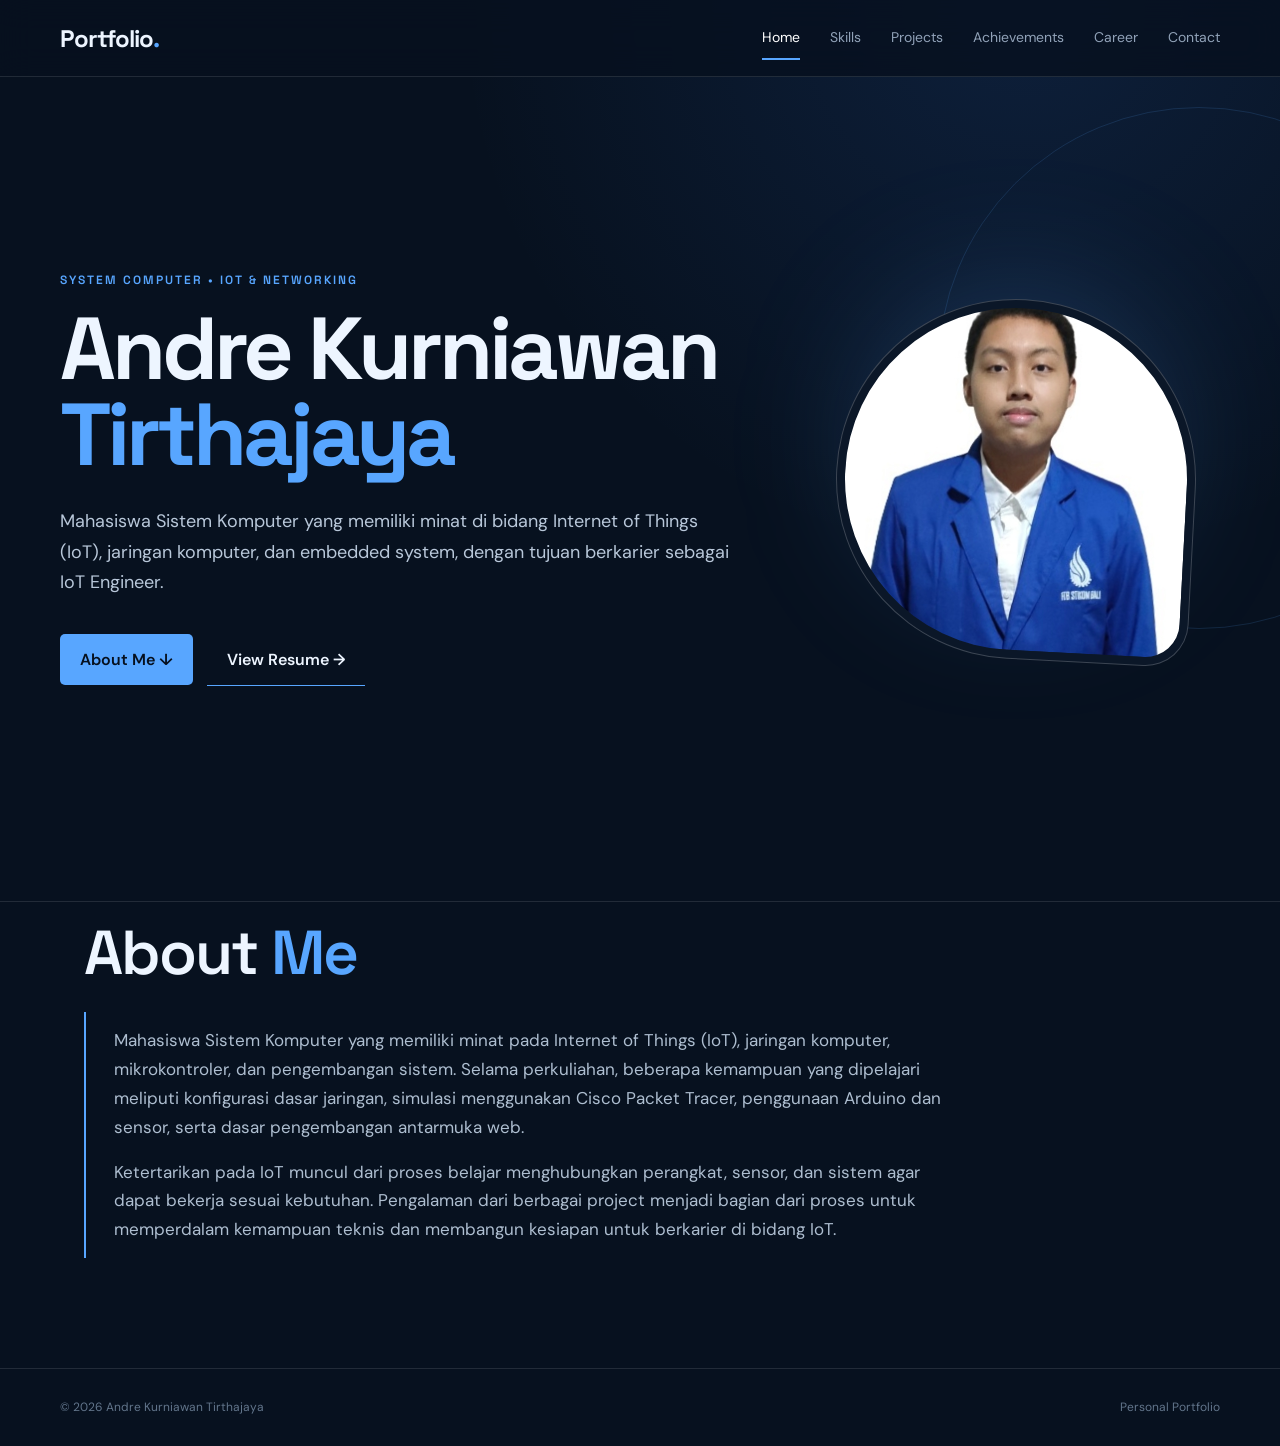
<file: index.html>
<!doctype html><html lang="en"><head><meta charset="utf-8"><meta name="viewport" content="width=device-width,initial-scale=1"><title>Home | Andre Kurniawan Tirthajaya</title><link rel="stylesheet" href="style.css"></head>
<body><header><div class="wrap nav"><a class="logo" href="index.html">Portfolio<span>.</span></a><nav>
<a class="active" href="index.html">Home</a><a href="skills.html">Skills</a><a href="projects.html">Projects</a><a href="achievements.html">Achievements</a><a href="career.html">Career</a><a href="contact.html">Contact</a></nav></div></header>
<main class="hero"><div class="wrap heroGrid"><div><p class="eyebrow">SYSTEM COMPUTER • IOT & NETWORKING</p><h1>Andre Kurniawan<br><span>Tirthajaya</span></h1><p class="lead">Mahasiswa Sistem Komputer yang memiliki minat di bidang Internet of Things (IoT), jaringan komputer, dan embedded system, dengan tujuan berkarier sebagai IoT Engineer.</p><a class="btn primary" href="#about">About Me ↓</a> <a class="btn" href="Resume.pdf" target="_blank">View Resume →</a></div>
<div class="profileWrap"><div class="profileGlow"></div><img class="profile" src="profile.jpg" alt="Profile photo"></div></div></main>
<section id="about" class="page" style="padding-top:20px"><div class="wrap"><div class="wrap"><div class="sectionTitle"><h1>About <span>Me</span></h1></div><div class="card"><p>Mahasiswa Sistem Komputer yang memiliki minat pada Internet of Things (IoT), jaringan komputer, mikrokontroler, dan pengembangan sistem. Selama perkuliahan, beberapa kemampuan yang dipelajari meliputi konfigurasi dasar jaringan, simulasi menggunakan Cisco Packet Tracer, penggunaan Arduino dan sensor, serta dasar pengembangan antarmuka web.</p><p style="margin-top:16px">Ketertarikan pada IoT muncul dari proses belajar menghubungkan perangkat, sensor, dan sistem agar dapat bekerja sesuai kebutuhan. Pengalaman dari berbagai project menjadi bagian dari proses untuk memperdalam kemampuan teknis dan membangun kesiapan untuk berkarier di bidang IoT.</p></div></div></div></section>
<footer><div class="wrap footerInner"><span>© 2026 Andre Kurniawan Tirthajaya</span><span>Personal Portfolio</span></div></footer></body></html>
</file>
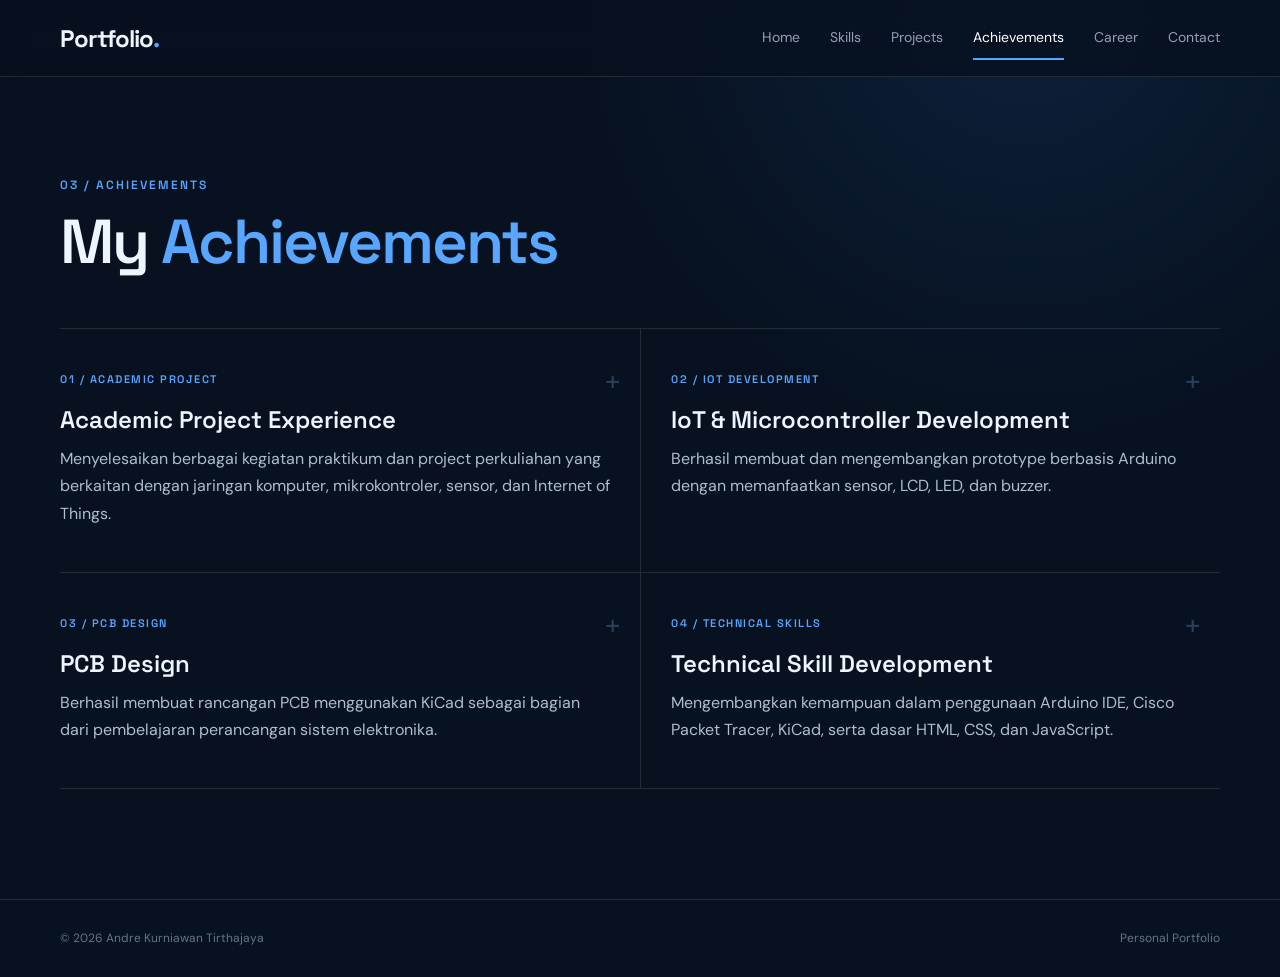
<file: achievements.html>
<!doctype html><html lang="en"><head><meta charset="utf-8"><meta name="viewport" content="width=device-width,initial-scale=1"><title>Achievements | Andre Kurniawan Tirthajaya</title><link rel="stylesheet" href="style.css"></head>
<body><header><div class="wrap nav"><a class="logo" href="index.html">Portfolio<span>.</span></a><nav><a href="index.html">Home</a><a href="skills.html">Skills</a><a href="projects.html">Projects</a><a class="active" href="achievements.html">Achievements</a><a href="career.html">Career</a><a href="contact.html">Contact</a></nav></div></header>
<main class="page"><div class="wrap"><div class="sectionTitle"><p class="eyebrow">03 / ACHIEVEMENTS</p><h1>My <span>Achievements</span></h1></div><div class="cardGrid">
<div class="card"><span class="projectNo">01 / ACADEMIC PROJECT</span><h3>Academic Project Experience</h3><p>Menyelesaikan berbagai kegiatan praktikum dan project perkuliahan yang berkaitan dengan jaringan komputer, mikrokontroler, sensor, dan Internet of Things.</p></div>
<div class="card"><span class="projectNo">02 / IOT DEVELOPMENT</span><h3>IoT & Microcontroller Development</h3><p>Berhasil membuat dan mengembangkan prototype berbasis Arduino dengan memanfaatkan sensor, LCD, LED, dan buzzer.</p></div>
<div class="card"><span class="projectNo">03 / PCB DESIGN</span><h3>PCB Design</h3><p>Berhasil membuat rancangan PCB menggunakan KiCad sebagai bagian dari pembelajaran perancangan sistem elektronika.</p></div>
<div class="card"><span class="projectNo">04 / TECHNICAL SKILLS</span><h3>Technical Skill Development</h3><p>Mengembangkan kemampuan dalam penggunaan Arduino IDE, Cisco Packet Tracer, KiCad, serta dasar HTML, CSS, dan JavaScript.</p></div>
</div></div></main>
<footer><div class="wrap footerInner"><span>© 2026 Andre Kurniawan Tirthajaya</span><span>Personal Portfolio</span></div></footer></body></html>
</file>
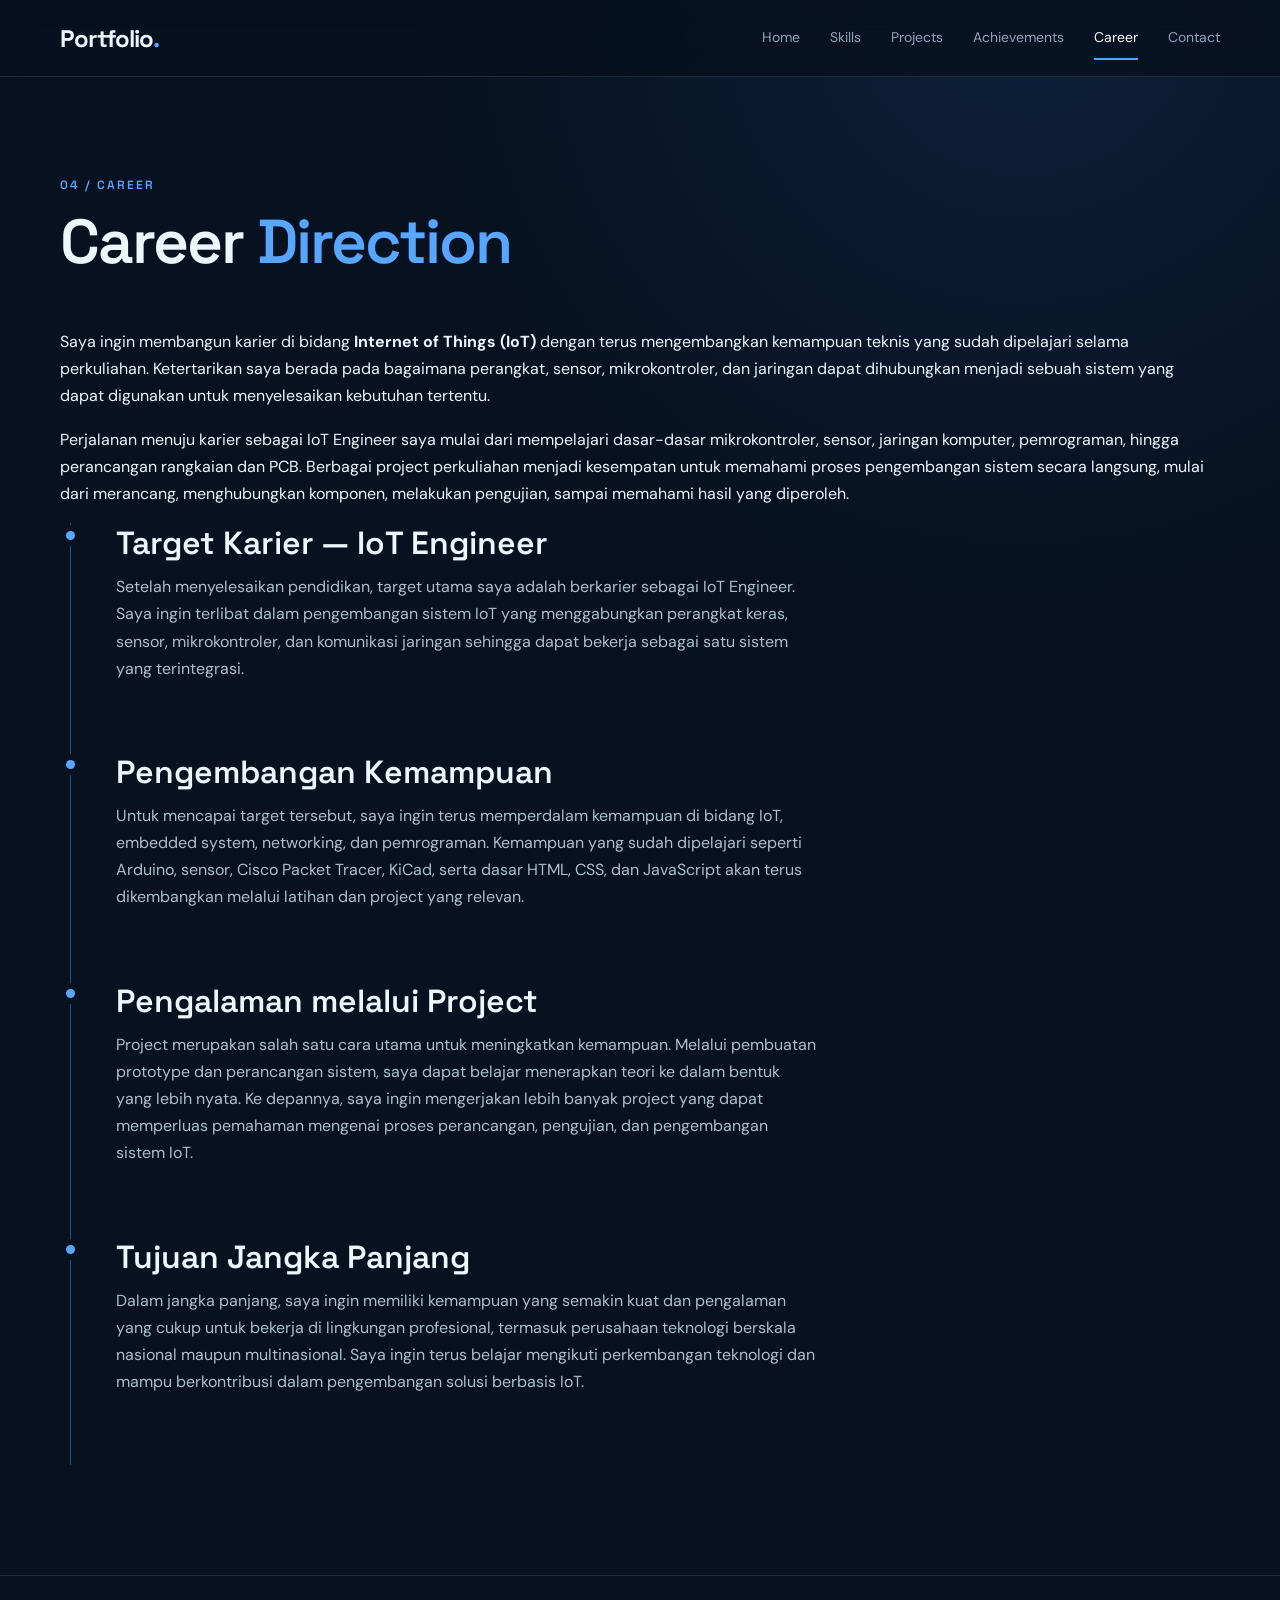
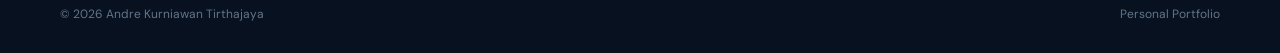
<file: career.html>
<!doctype html><html lang="id"><head><meta charset="utf-8"><meta name="viewport" content="width=device-width,initial-scale=1"><title>Career | Andre Kurniawan Tirthajaya</title><link rel="stylesheet" href="style.css"></head>
<body><header><div class="wrap nav"><a class="logo" href="index.html">Portfolio<span>.</span></a><nav><a href="index.html">Home</a><a href="skills.html">Skills</a><a href="projects.html">Projects</a><a href="achievements.html">Achievements</a><a class="active" href="career.html">Career</a><a href="contact.html">Contact</a></nav></div></header>
<main class="page"><div class="wrap"><div class="sectionTitle"><p class="eyebrow">04 / CAREER</p><h1>Career <span>Direction</span></h1></div>
<div class="careerIntro"><p>Saya ingin membangun karier di bidang <strong>Internet of Things (IoT)</strong> dengan terus mengembangkan kemampuan teknis yang sudah dipelajari selama perkuliahan. Ketertarikan saya berada pada bagaimana perangkat, sensor, mikrokontroler, dan jaringan dapat dihubungkan menjadi sebuah sistem yang dapat digunakan untuk menyelesaikan kebutuhan tertentu.</p><p>Perjalanan menuju karier sebagai IoT Engineer saya mulai dari mempelajari dasar-dasar mikrokontroler, sensor, jaringan komputer, pemrograman, hingga perancangan rangkaian dan PCB. Berbagai project perkuliahan menjadi kesempatan untuk memahami proses pengembangan sistem secara langsung, mulai dari merancang, menghubungkan komponen, melakukan pengujian, sampai memahami hasil yang diperoleh.</p></div>
<div class="timeline"><div class="card"><h3>Target Karier — IoT Engineer</h3><p>Setelah menyelesaikan pendidikan, target utama saya adalah berkarier sebagai IoT Engineer. Saya ingin terlibat dalam pengembangan sistem IoT yang menggabungkan perangkat keras, sensor, mikrokontroler, dan komunikasi jaringan sehingga dapat bekerja sebagai satu sistem yang terintegrasi.</p></div><div class="card"><h3>Pengembangan Kemampuan</h3><p>Untuk mencapai target tersebut, saya ingin terus memperdalam kemampuan di bidang IoT, embedded system, networking, dan pemrograman. Kemampuan yang sudah dipelajari seperti Arduino, sensor, Cisco Packet Tracer, KiCad, serta dasar HTML, CSS, dan JavaScript akan terus dikembangkan melalui latihan dan project yang relevan.</p></div><div class="card"><h3>Pengalaman melalui Project</h3><p>Project merupakan salah satu cara utama untuk meningkatkan kemampuan. Melalui pembuatan prototype dan perancangan sistem, saya dapat belajar menerapkan teori ke dalam bentuk yang lebih nyata. Ke depannya, saya ingin mengerjakan lebih banyak project yang dapat memperluas pemahaman mengenai proses perancangan, pengujian, dan pengembangan sistem IoT.</p></div><div class="card"><h3>Tujuan Jangka Panjang</h3><p>Dalam jangka panjang, saya ingin memiliki kemampuan yang semakin kuat dan pengalaman yang cukup untuk bekerja di lingkungan profesional, termasuk perusahaan teknologi berskala nasional maupun multinasional. Saya ingin terus belajar mengikuti perkembangan teknologi dan mampu berkontribusi dalam pengembangan solusi berbasis IoT.</p></div></div></div></main>
<footer><div class="wrap footerInner"><span>© 2026 Andre Kurniawan Tirthajaya</span><span>Personal Portfolio</span></div></footer></body></html>
</file>
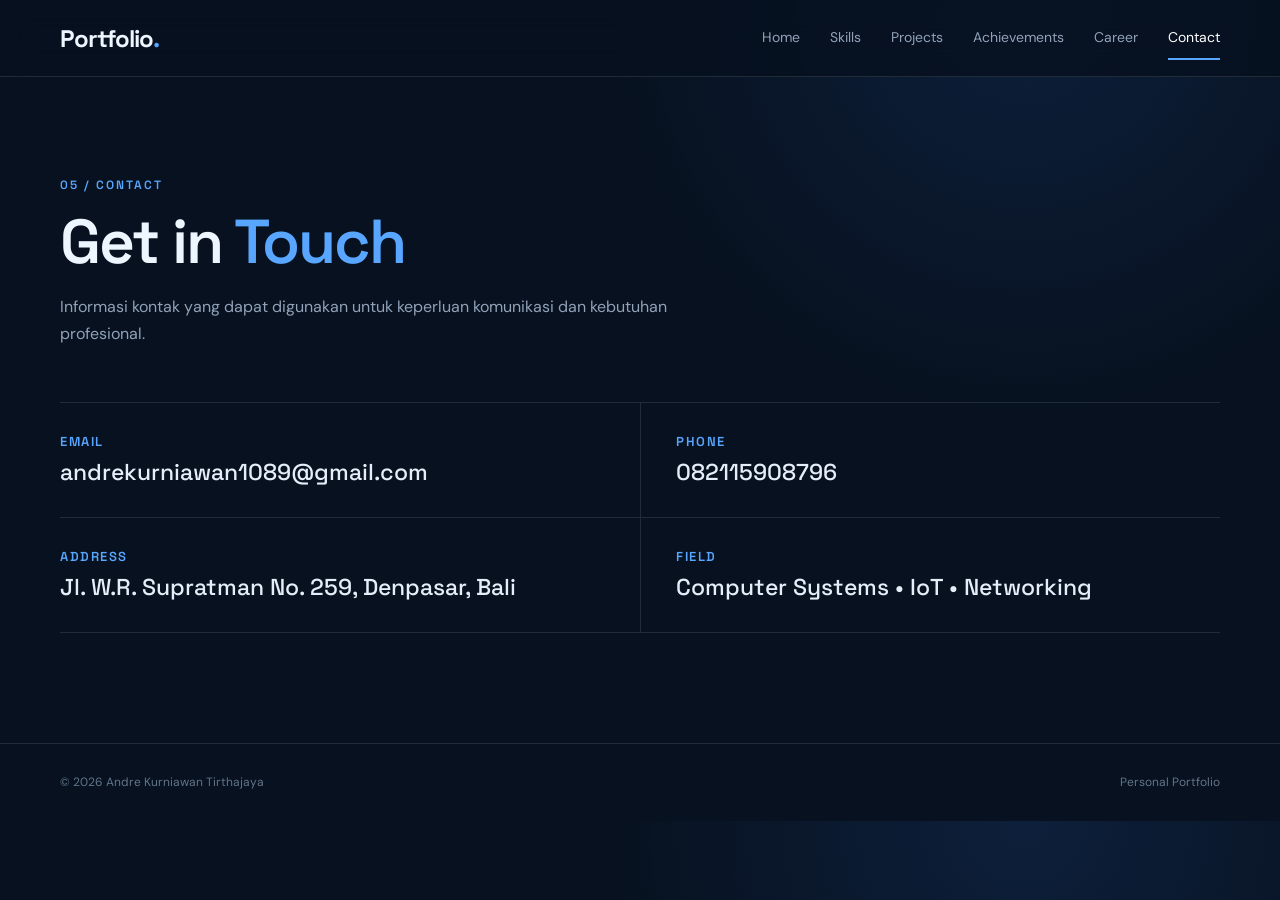
<file: contact.html>
<!doctype html><html lang="en"><head><meta charset="utf-8"><meta name="viewport" content="width=device-width,initial-scale=1"><title>Contact | Andre Kurniawan Tirthajaya</title><link rel="stylesheet" href="style.css"></head>
<body><header><div class="wrap nav"><a class="logo" href="index.html">Portfolio<span>.</span></a><nav><a href="index.html">Home</a><a href="skills.html">Skills</a><a href="projects.html">Projects</a><a href="achievements.html">Achievements</a><a href="career.html">Career</a><a class="active" href="contact.html">Contact</a></nav></div></header>
<main class="page"><div class="wrap">
<div class="sectionTitle"><p class="eyebrow">05 / CONTACT</p><h1>Get in <span>Touch</span></h1><p class="text">Informasi kontak yang dapat digunakan untuk keperluan komunikasi dan kebutuhan profesional.</p></div>
<div class="contactGrid">
<div class="card contactItem"><strong>Email</strong><span>andrekurniawan1089@gmail.com</span></div>
<div class="card contactItem"><strong>Phone</strong><span>082115908796</span></div>
<div class="card contactItem"><strong>Address</strong><span>Jl. W.R. Supratman No. 259, Denpasar, Bali</span></div>
<div class="card contactItem"><strong>Field</strong><span>Computer Systems • IoT • Networking</span></div>
</div></div></main>
<footer><div class="wrap footerInner"><span>© 2026 Andre Kurniawan Tirthajaya</span><span>Personal Portfolio</span></div></footer></body></html>
</file>
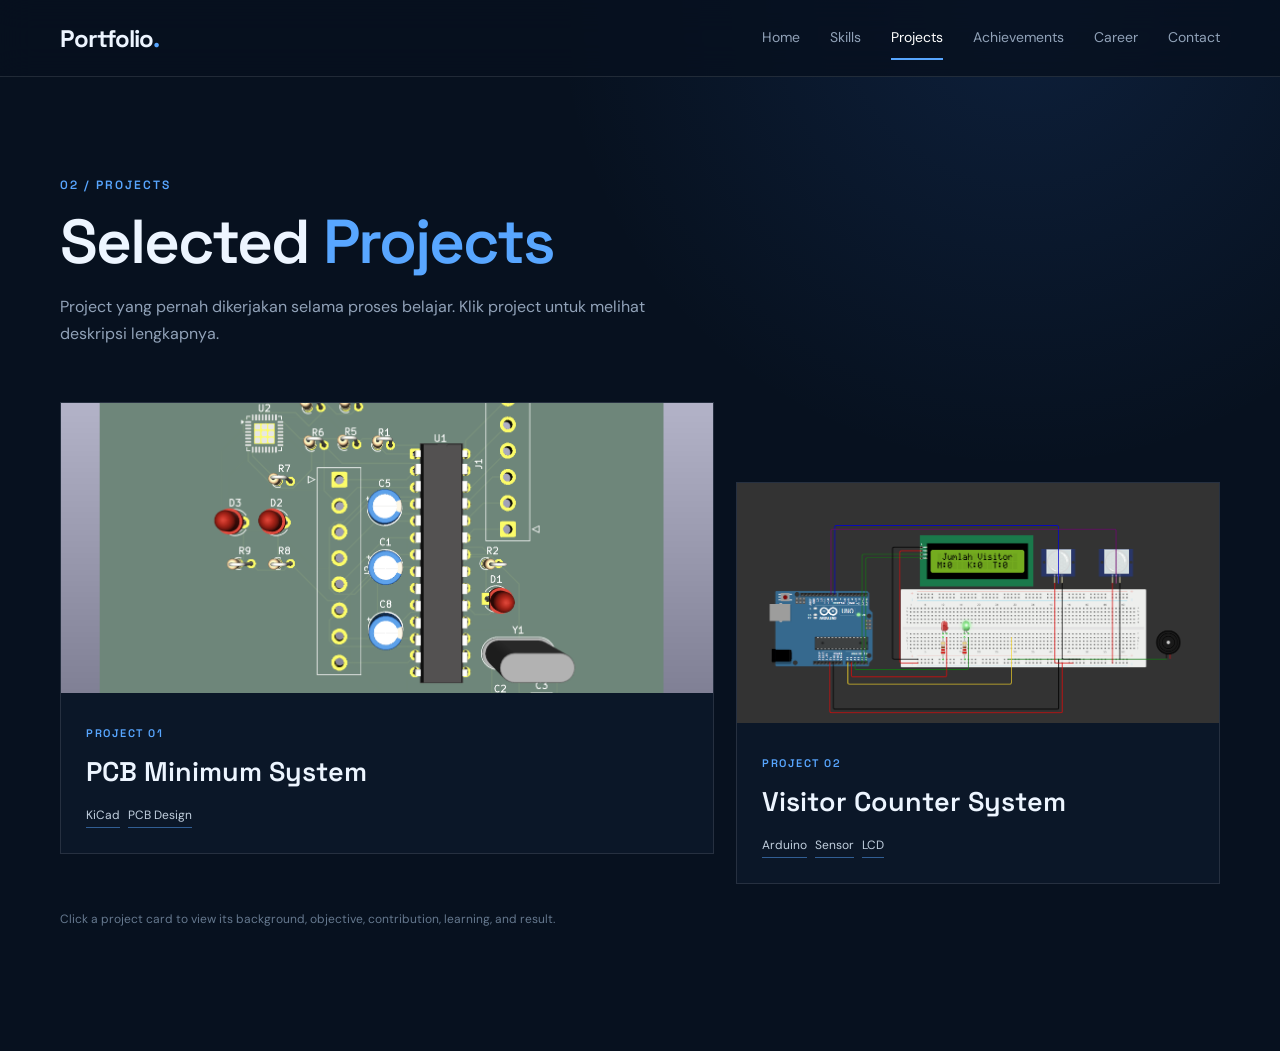
<file: projects.html>
<!doctype html><html lang="en"><head><meta charset="utf-8"><meta name="viewport" content="width=device-width,initial-scale=1"><title>Projects | Andre Kurniawan Tirthajaya</title><link rel="stylesheet" href="style.css"></head>
<body><header><div class="wrap nav"><a class="logo" href="index.html">Portfolio<span>.</span></a><nav><a href="index.html">Home</a><a href="skills.html">Skills</a><a class="active" href="projects.html">Projects</a><a href="achievements.html">Achievements</a><a href="career.html">Career</a><a href="contact.html">Contact</a></nav></div></header>
<main class="page"><div class="wrap"><div class="sectionTitle"><p class="eyebrow">02 / PROJECTS</p><h1>Selected <span>Projects</span></h1><p class="text">Project yang pernah dikerjakan selama proses belajar. Klik project untuk melihat deskripsi lengkapnya.</p></div>
<div class="projectGrid">
<article class="projectCard" onclick="openModal('pcb')"><img src="project-pcb.png" alt="PCB Minimum System project"><div class="projectInfo"><span class="projectNo">PROJECT 01</span><h3>PCB Minimum System</h3><div class="tags"><span>KiCad</span><span>PCB Design</span></div></div></article>
<article class="projectCard" onclick="openModal('visitor')"><img src="project-visitor.png" alt="Arduino Visitor Counter project"><div class="projectInfo"><span class="projectNo">PROJECT 02</span><h3>Visitor Counter System</h3><div class="tags"><span>Arduino</span><span>Sensor</span><span>LCD</span></div></div></article>
</div><p class="hint">Click a project card to view its background, objective, contribution, learning, and result.</p></div></main>

<div id="projectModal" class="modal" onclick="backdropClose(event)"><div class="modalBox"><div class="modalHead"><h2 id="modalTitle"></h2><button class="close" onclick="closeModal()" aria-label="Close">×</button></div><div class="modalBody" id="modalBody"></div></div></div>
<script>
const projects={
pcb:{
title:"PCB Minimum System", image:"project-pcb.png",
background:"Project ini berfokus pada perancangan PCB minimum system sebagai bagian dari proses belajar elektronika dan desain rangkaian.",
objective:"Membuat rancangan PCB yang memuat komponen dan jalur rangkaian dalam satu layout yang lebih terstruktur.",
contribution:"Melakukan penyusunan komponen dan perancangan jalur pada layout PCB menggunakan KiCad.",
learning:"Mempelajari penggunaan KiCad, penempatan komponen, perancangan jalur PCB, serta memahami hubungan antara skematik dan layout.",
result:"Menghasilkan rancangan layout PCB minimum system yang dapat digunakan sebagai dasar untuk pembuatan PCB."
},
visitor:{
title:"Visitor Counter System", image:"project-visitor.png",
background:"Project ini berfokus pada pembuatan sistem penghitung pengunjung berbasis Arduino dengan memanfaatkan sensor dan beberapa komponen output.",
objective:"Membuat sistem yang dapat menghitung pengunjung dan menampilkan jumlahnya pada LCD.",
contribution:"Menyusun rangkaian berbasis Arduino yang terhubung dengan sensor, LCD, LED, dan buzzer serta mengatur alur penghitungannya.",
learning:"Mempelajari penggunaan Arduino, sensor, LCD, serta cara menghubungkan beberapa komponen agar dapat bekerja sebagai satu sistem.",
result:"Menghasilkan prototype sistem penghitung pengunjung dengan jumlah pengunjung yang ditampilkan melalui LCD."
}};
function openModal(key){
 const p=projects[key];
 document.getElementById("modalTitle").textContent=p.title;
 document.getElementById("modalBody").innerHTML=
 `<img class="modalImage" src="${p.image}" alt="${p.title}">
 <h4>Background</h4><p>${p.background}</p>
 <h4>Objective</h4><p>${p.objective}</p>
 <h4>Specific Contribution</h4><p>${p.contribution}</p>
 <h4>Learning</h4><p>${p.learning}</p>
 <h4>Result</h4><p>${p.result}</p>`;
 document.getElementById("projectModal").classList.add("open");
 document.body.style.overflow="hidden";
}
function closeModal(){document.getElementById("projectModal").classList.remove("open");document.body.style.overflow=""}
function backdropClose(e){if(e.target.id==="projectModal")closeModal()}
document.addEventListener("keydown",e=>{if(e.key==="Escape")closeModal()});
</script></body></html>
</file>
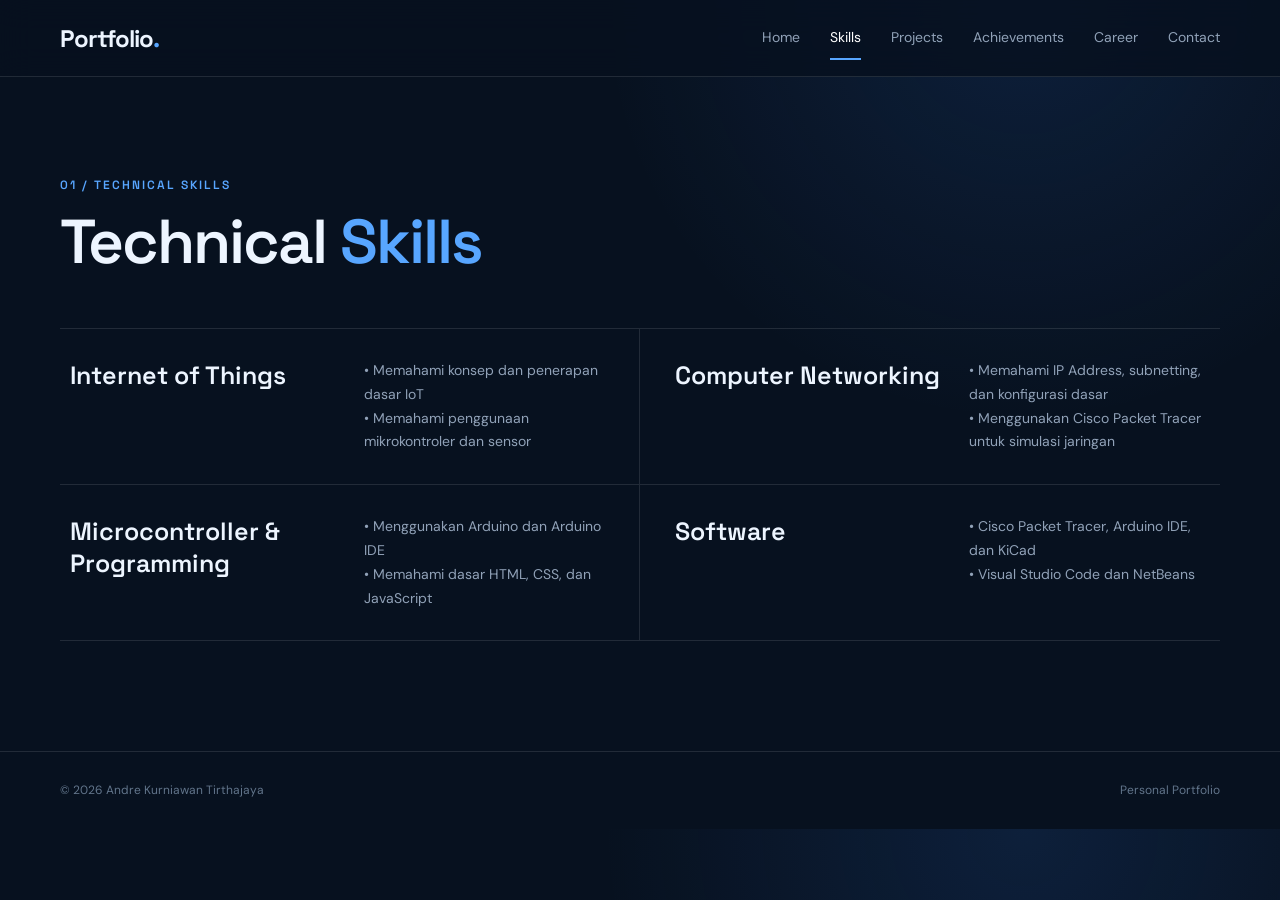
<file: skills.html>
<!doctype html><html lang="en"><head><meta charset="utf-8"><meta name="viewport" content="width=device-width,initial-scale=1"><title>Skills | Andre Kurniawan Tirthajaya</title><link rel="stylesheet" href="style.css"></head>
<body><header><div class="wrap nav"><a class="logo" href="index.html">Portfolio<span>.</span></a><nav><a href="index.html">Home</a><a class="active" href="skills.html">Skills</a><a href="projects.html">Projects</a><a href="achievements.html">Achievements</a><a href="career.html">Career</a><a href="contact.html">Contact</a></nav></div></header>
<main class="page"><div class="wrap"><div class="sectionTitle"><p class="eyebrow">01 / TECHNICAL SKILLS</p><h1>Technical <span>Skills</span></h1></div><div class="skillGrid">
<div class="card skill"><h3>Internet of Things</h3><p>• Memahami konsep dan penerapan dasar IoT<br>• Memahami penggunaan mikrokontroler dan sensor</p></div>
<div class="card skill"><h3>Computer Networking</h3><p>• Memahami IP Address, subnetting, dan konfigurasi dasar<br>• Menggunakan Cisco Packet Tracer untuk simulasi jaringan</p></div>
<div class="card skill"><h3>Microcontroller & Programming</h3><p>• Menggunakan Arduino dan Arduino IDE<br>• Memahami dasar HTML, CSS, dan JavaScript</p></div>
<div class="card skill"><h3>Software</h3><p>• Cisco Packet Tracer, Arduino IDE, dan KiCad<br>• Visual Studio Code dan NetBeans</p></div>
</div></div></main>
<footer><div class="wrap footerInner"><span>© 2026 Andre Kurniawan Tirthajaya</span><span>Personal Portfolio</span></div></footer></body></html>
</file>
<file: style.css>
@import url('https://fonts.googleapis.com/css2?family=DM+Sans:wght@400;500;600;700&family=Space+Grotesk:wght@400;500;600;700&display=swap');
:root{--bg:#07111f;--bg2:#0b1728;--text:#edf5ff;--muted:#91a2b8;--line:rgba(255,255,255,.11);--blue:#58a6ff;--cyan:#67e8f9;--max:1160px}
*{box-sizing:border-box}html{scroll-behavior:smooth}body{margin:0;background:radial-gradient(circle at 80% 0%,rgba(56,130,246,.13),transparent 32%),var(--bg);color:var(--text);font-family:'DM Sans',sans-serif;line-height:1.7}a{color:inherit;text-decoration:none}.wrap{width:min(var(--max),calc(100% - 48px));margin:auto}
header{position:sticky;top:0;z-index:20;background:rgba(7,17,31,.82);backdrop-filter:blur(16px);border-bottom:1px solid var(--line)}.nav{height:76px;display:flex;align-items:center;justify-content:space-between}.logo{font:700 24px 'Space Grotesk';letter-spacing:-1px}.logo span{color:var(--blue)}nav{display:flex;gap:30px}nav a{font-size:14px;color:var(--muted);position:relative;padding:27px 0}nav a:hover,nav a.active{color:#fff}nav a.active:after{content:'';position:absolute;bottom:17px;left:0;width:100%;height:2px;background:var(--blue)}
.hero{min-height:calc(100vh - 76px);display:flex;align-items:center;padding:70px 0 90px;position:relative;overflow:hidden}.hero:before{content:'';position:absolute;width:520px;height:520px;border:1px solid rgba(88,166,255,.15);border-radius:50%;right:-180px;top:30px}.heroGrid{display:grid;grid-template-columns:1.25fr .75fr;align-items:center;gap:70px}.eyebrow{font:600 12px 'Space Grotesk';letter-spacing:2px;color:var(--blue);text-transform:uppercase;margin:0 0 18px}.hero h1{font:700 clamp(50px,7vw,88px)/.98 'Space Grotesk';letter-spacing:-4px;margin:0 0 28px}.hero h1 span,h1 span{color:var(--blue)}.lead{font-size:18px;color:#b8c7d9;max-width:670px}.btn{display:inline-flex;align-items:center;margin:18px 10px 0 0;padding:12px 20px;border-bottom:1px solid var(--blue);font-weight:600}.btn.primary{background:var(--blue);color:#06101e;border-radius:5px;border:0}.profileWrap{position:relative;display:flex;justify-content:center}.profile{width:min(360px,80vw);aspect-ratio:1;object-fit:cover;position:relative;border-radius:50% 50% 12% 50%;border:1px solid rgba(255,255,255,.2);padding:8px;background:var(--bg2);transform:rotate(3deg)}.profileGlow{position:absolute;width:280px;height:280px;background:rgba(88,166,255,.25);filter:blur(70px);border-radius:50%}
.page{padding:100px 0 110px}.sectionTitle{margin-bottom:55px}.sectionTitle h1{font:600 clamp(38px,5vw,62px)/1 'Space Grotesk';letter-spacing:-2px;margin:0}.sectionTitle .text{max-width:650px;color:var(--muted);margin-top:20px}
.card{background:rgba(255,255,255,.035);border:1px solid var(--line);border-radius:14px;padding:28px}.card p{color:#aebed0;margin:10px 0}.card h3{font:600 22px 'Space Grotesk';margin:0 0 8px}
/* About */
#about{border-top:1px solid var(--line)}#about .sectionTitle{margin-bottom:28px}#about .card{max-width:880px;border:0;border-left:2px solid var(--blue);border-radius:0;background:transparent;padding:4px 0 4px 28px;font-size:17px}
/* Skills */
.skillGrid{display:grid;grid-template-columns:1fr 1fr;gap:0;border-top:1px solid var(--line)}.skill{border:0;border-bottom:1px solid var(--line);border-radius:0;background:transparent;display:grid;grid-template-columns:55% 45%;padding:30px 10px}.skill:nth-child(odd){border-right:1px solid var(--line);padding-right:35px}.skill:nth-child(even){padding-left:35px}.skill h3{font-size:25px;margin:0}.skill p{font-size:14px;margin:0;color:var(--muted)}
/* Projects */
.projectGrid{display:grid;grid-template-columns:1.15fr .85fr;gap:22px;align-items:start}.projectCard{cursor:pointer;position:relative;overflow:hidden;background:#0b1728;border:1px solid var(--line);transition:.3s}.projectCard:nth-child(2){margin-top:80px}.projectCard:hover{transform:translateY(-7px);border-color:rgba(88,166,255,.55)}.projectCard img{width:100%;height:290px;object-fit:cover;display:block;filter:saturate(.8)}.projectCard:nth-child(2) img{height:240px}.projectInfo{padding:25px}.projectNo{font:600 11px 'Space Grotesk';letter-spacing:1.5px;color:var(--blue)}.projectInfo h3{font:600 27px 'Space Grotesk';margin:8px 0 16px}.tags{display:flex;gap:8px;flex-wrap:wrap}.tags span{font-size:12px;color:#c2d0df;border-bottom:1px solid rgba(88,166,255,.5);padding-bottom:2px}.hint{color:#65788e;font-size:12px;margin-top:25px}.modal{position:fixed;inset:0;background:rgba(2,8,16,.78);backdrop-filter:blur(10px);display:none;align-items:center;justify-content:center;padding:25px;z-index:50}.modal.open{display:flex}.modalBox{width:min(850px,100%);max-height:90vh;overflow:auto;background:#0a1627;border:1px solid var(--line);box-shadow:0 25px 80px #0008}.modalHead{display:flex;justify-content:space-between;align-items:center;padding:20px 25px;border-bottom:1px solid var(--line);position:sticky;top:0;background:#0a1627}.modalHead h2{font:600 25px 'Space Grotesk';margin:0}.close{background:none;border:0;color:#fff;font-size:30px;cursor:pointer}.modalBody{padding:25px}.modalImage{width:100%;max-height:330px;object-fit:cover;margin-bottom:25px}.modalBody h4{color:var(--blue);font:600 12px 'Space Grotesk';letter-spacing:1.5px;text-transform:uppercase;margin:24px 0 4px}.modalBody p{color:#b2c1d1;margin:0}
/* Achievements */
.cardGrid{display:grid;grid-template-columns:repeat(2,1fr);gap:0;border-top:1px solid var(--line)}.cardGrid .card{border:0;border-bottom:1px solid var(--line);border-radius:0;background:transparent;padding:35px 30px 35px 0;position:relative}.cardGrid .card:nth-child(even){padding-left:30px;border-left:1px solid var(--line)}.cardGrid .card h3{font-size:24px;margin-top:13px}.cardGrid .card:before{content:'+';position:absolute;right:20px;top:28px;color:#28415c;font-size:28px}
/* Career */
.timeline{max-width:900px;border-left:1px solid rgba(88,166,255,.4);margin-left:10px}.timeline .card{border:0;border-radius:0;background:transparent;padding:0 0 60px 45px;position:relative}.timeline .card:before{content:'';position:absolute;left:-5px;top:8px;width:9px;height:9px;background:var(--blue);border-radius:50%;box-shadow:0 0 0 6px var(--bg)}.timeline .card h3{font-size:32px}.timeline .card p{max-width:700px}
/* Contact */
.contactGrid{display:grid;grid-template-columns:1fr 1fr;gap:0;border-top:1px solid var(--line)}.contactItem{border:0;border-bottom:1px solid var(--line);border-radius:0;background:transparent;display:flex;flex-direction:column;gap:7px;padding:30px 20px 30px 0}.contactItem:nth-child(even){padding-left:35px;border-left:1px solid var(--line)}.contactItem strong{font:600 13px 'Space Grotesk';color:var(--blue);text-transform:uppercase;letter-spacing:1.5px}.contactItem span{font:500 clamp(17px,2vw,23px) 'Space Grotesk';color:#e5eef8}
footer{border-top:1px solid var(--line);padding:28px 0;color:#62758b;font-size:12px}.footerInner{display:flex;justify-content:space-between}
@media(max-width:800px){.wrap{width:min(100% - 32px,var(--max))}nav{gap:14px}nav a{font-size:12px}.heroGrid{grid-template-columns:1fr;gap:45px}.profileWrap{order:-1}.profile{width:230px}.hero h1{letter-spacing:-2px}.skillGrid,.projectGrid,.cardGrid,.contactGrid{grid-template-columns:1fr}.skill,.skill:nth-child(even),.skill:nth-child(odd){display:block;padding:28px 0;border-right:0}.skill p{margin-top:12px}.projectCard:nth-child(2){margin-top:0}.cardGrid .card,.cardGrid .card:nth-child(even),.contactItem,.contactItem:nth-child(even){padding:28px 0;border-left:0}.sectionTitle{margin-bottom:38px}.page{padding:70px 0}.footerInner{gap:15px;flex-direction:column}}
@media(max-width:560px){header{position:relative}.nav{height:auto;padding:18px 0;display:block}.logo{display:block;margin-bottom:12px}nav{overflow-x:auto;white-space:nowrap;padding-bottom:3px}nav a{padding:5px 0}nav a.active:after{bottom:-2px}.hero{padding-top:55px}.btn{display:flex;width:max-content}.hero h1{font-size:50px}.projectCard img,.projectCard:nth-child(2) img{height:210px}}
</file>
